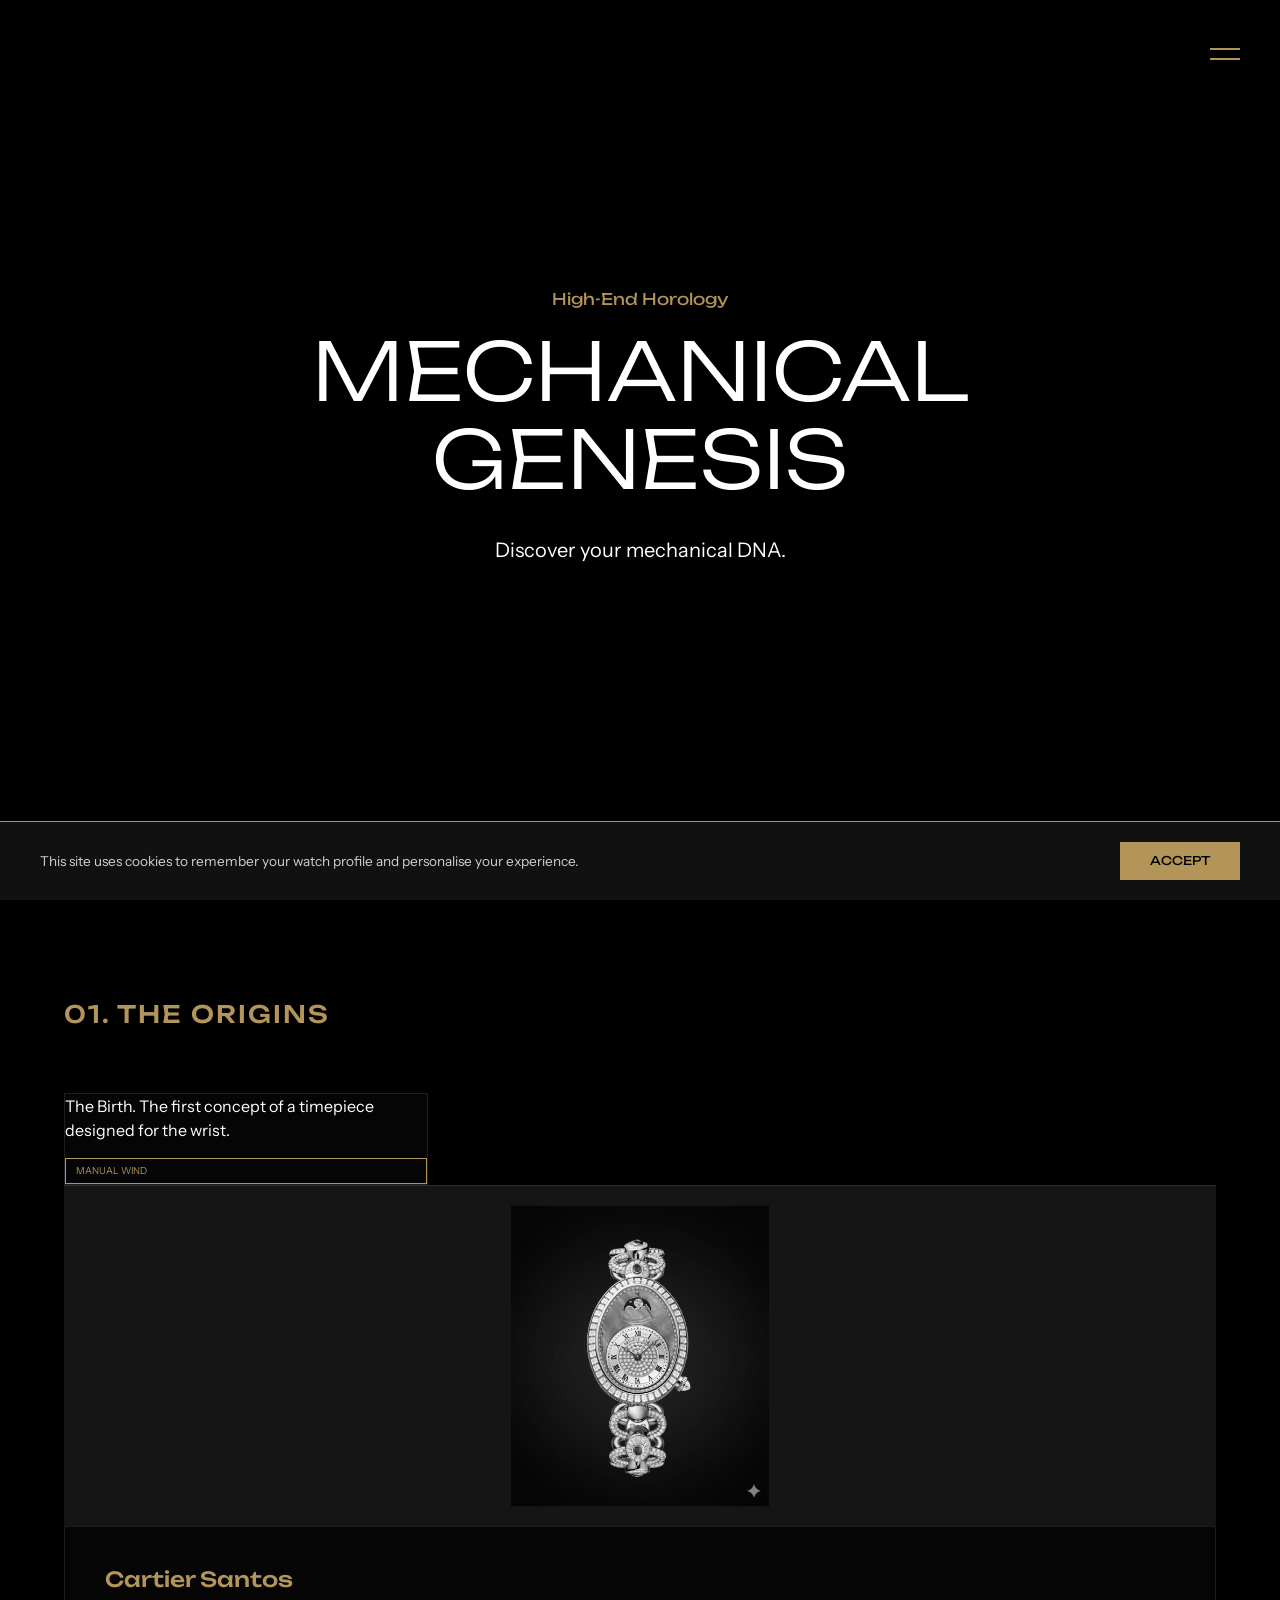
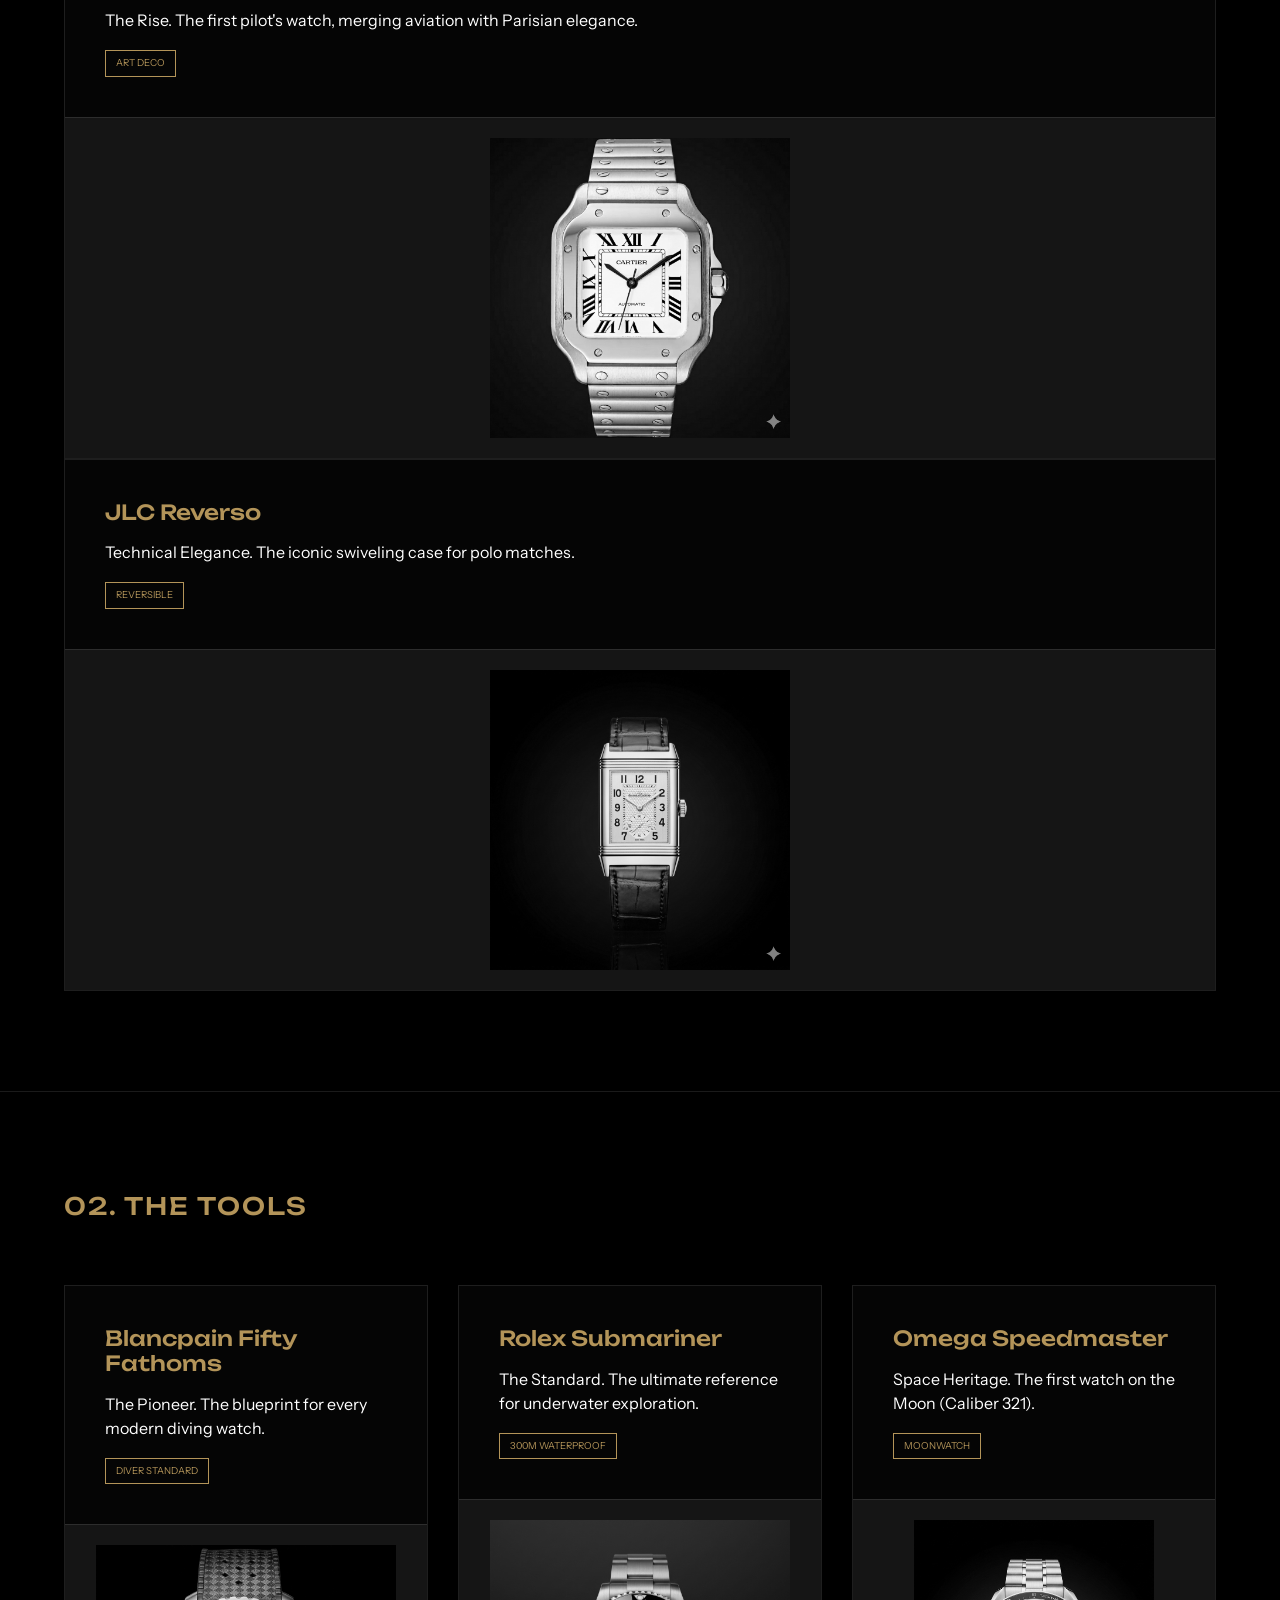
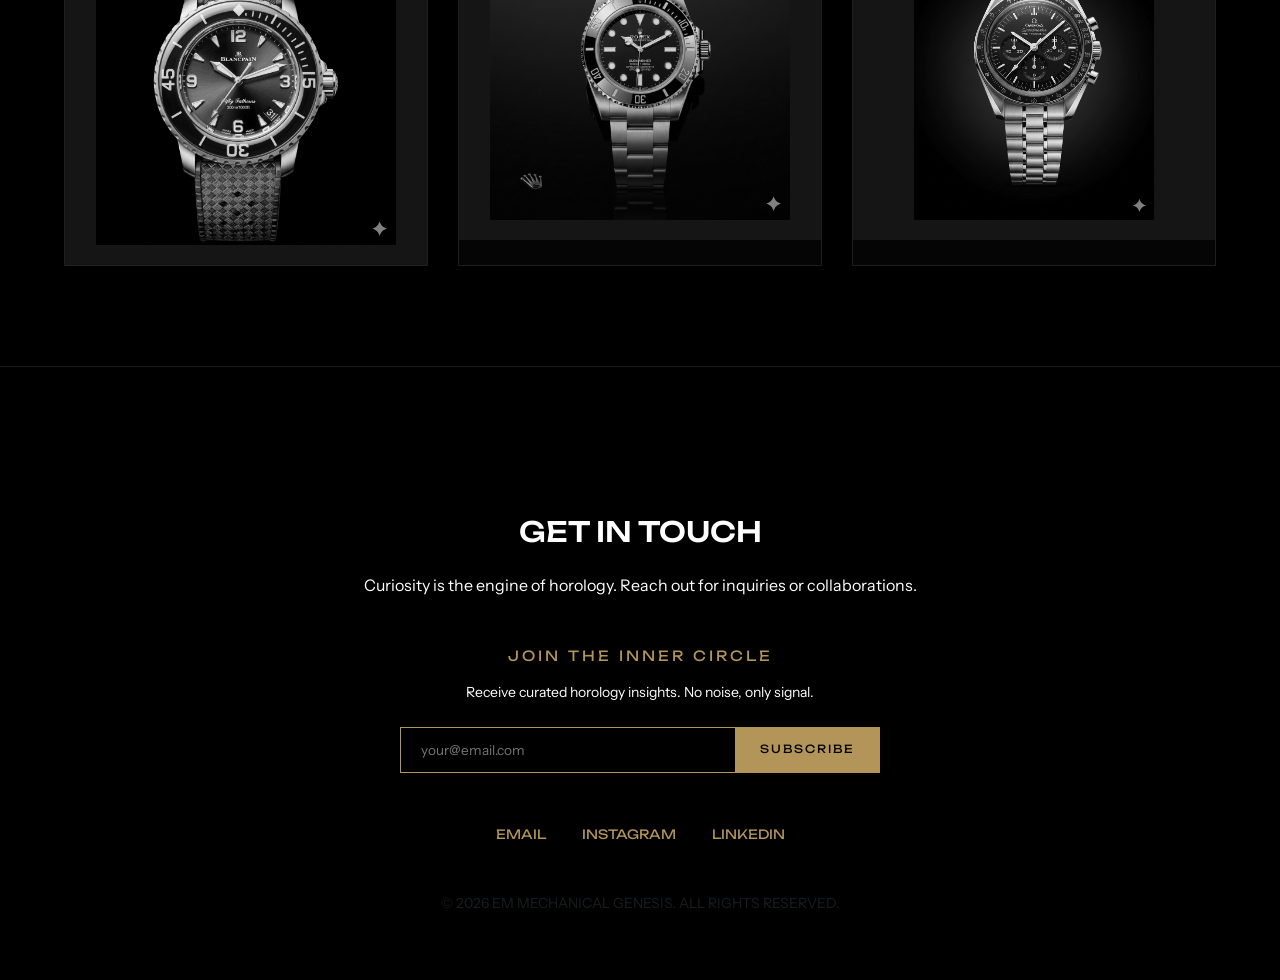
<file: index.html>
<!DOCTYPE html>
<html lang="it">
<head>
    <meta charset="UTF-8">
    <meta name="viewport" content="width=device-width, initial-scale=1.0">
    <title>EM | Mechanical Genesis</title>
    <link href="https://cdn.jsdelivr.net/npm/bootstrap@5.3.2/dist/css/bootstrap.min.css" rel="stylesheet">
    <link href="https://fonts.googleapis.com/css2?family=Unbounded:wght@400;700&family=Instrument+Sans:wght@400;600&display=swap" rel="stylesheet">
    <link rel="stylesheet" href="css/style.css">
</head>

<body class="bg-black text-white">

    <nav class="vault-nav">
        <div id="menu-icon" onclick="toggleMenu()">
            <div class="bar1"></div>
            <div class="bar2"></div>
        </div>
    </nav>

    <div id="menu-overlay" class="overlay">
        <div class="overlay-content font-unbounded">
            <a href="index.html" onclick="toggleMenu()">GENESIS</a>
            <a href="vault.html" onclick="toggleMenu()">THE VAULT</a>
            <a href="#contact" onclick="toggleMenu()">CONTACT</a>
        </div>
    </div>

    <main>
        <section class="hero-centered">
            <div class="container text-center">
                <span class="label text-gold font-unbounded">High-End Horology</span>
                <h1 id="hero-title" class="display-1 font-unbounded mt-3">MECHANICAL<br>GENESIS</h1>
                <p id="welcome-message" class="lead text-silver mx-auto mt-4" style="max-width: 700px;">
                    From the first wrist-worn caliber to the conquest of space. <br>
                    A curated selection of the pillars that defined timekeeping.
                </p>
                <div class="scroll-indicator mt-5 animate__animated animate__fadeInUp">
                    <div class="mouse"></div>
                </div>
            </div>
        </section>

        <section id="profile-box" style="display:none; border-bottom: 1px solid var(--border); padding: 40px 5%; align-items:center; justify-content:space-between; gap: 20px;">
            <div>
                <p class="text-gold font-unbounded small mb-1" style="letter-spacing:3px;">YOUR PROFILE</p>
                <h3 id="profile-box-name" class="font-unbounded text-white mb-0"></h3>
            </div>
            <a href="vault.html" class="btn font-unbounded small" style="border: 1px solid var(--gold); color: var(--gold); border-radius:0; padding: 12px 30px; letter-spacing:2px; font-size:0.75rem;">
                RETAKE THE TEST →
            </a>
        </section>

        <section id="origins" class="tech-section">
            <h2 class="category-title font-unbounded text-gold">01. The Origins</h2>
            <div class="watch-grid">
                <article id="card-breguet" class="watch-card">
                        <p>The Birth. The first concept of a timepiece designed for the wrist.</p>
                        <span class="tech-tag">Manual Wind</span>
                    </div>
                    <div class="watch-photo-area">
                        <img src="img/breguet.png" alt="Breguet">
                    </div>
                </article>
                <article id="card-santos" class="watch-card">
                    <div class="card-content">
                        <h3>Cartier Santos</h3>
                        <p>The Rise. The first pilot's watch, merging aviation with Parisian elegance.</p>
                        <span class="tech-tag">Art Deco</span>
                    </div>
                    <div class="watch-photo-area">
                        <img src="img/santos.png" alt="Cartier">
                    </div>
                </article>
                <article id="card-reverso" class="watch-card">
                    <div class="card-content">
                        <h3>JLC Reverso</h3>
                        <p>Technical Elegance. The iconic swiveling case for polo matches.</p>
                        <span class="tech-tag">Reversible</span>
                    </div>
                    <div class="watch-photo-area">
                        <img src="img/dress.png" alt="JLC">
                    </div>
                </article>
            </div>
        </section>

        <section id="tools" class="tech-section bg-dark-soft">
            <h2 class="category-title font-unbounded text-gold">02. The Tools</h2>
            <div class="watch-grid">
                <article id="card-fiftyf" class="watch-card">
                    <div class="card-content">
                        <h3>Blancpain Fifty Fathoms</h3>
                        <p>The Pioneer. The blueprint for every modern diving watch.</p>
                        <span class="tech-tag">Diver Standard</span>
                    </div>
                    <div class="watch-photo-area">
                        <img src="img/blancpain.png" alt="Blancpain">
                    </div>
                </article>
                <article id="card-submariner" class="watch-card">
                    <div class="card-content">
                        <h3>Rolex Submariner</h3>
                        <p>The Standard. The ultimate reference for underwater exploration.</p>
                        <span class="tech-tag">300m Waterproof</span>
                    </div>
                    <div class="watch-photo-area">
                        <img src="img/diver.png" alt="Rolex">
                    </div>
                </article>
                <article id="card-speedmaster" class="watch-card">
                    <div class="card-content">
                        <h3>Omega Speedmaster</h3>
                        <p>Space Heritage. The first watch on the Moon (Caliber 321).</p>
                        <span class="tech-tag">Moonwatch</span>
                    </div>
                    <div class="watch-photo-area">
                        <img src="img/omega.png" alt="Omega">
                    </div>
                </article>
            </div>
        </section>

        <footer id="contact" class="contact-section">
            <div class="container text-center">
                <div class="divider-gold mb-5 mx-auto"></div>
                <h3 class="font-unbounded text-white mb-4">GET IN TOUCH</h3>
                <p class="text-silver mb-5">Curiosity is the engine of horology. Reach out for inquiries or collaborations.</p>
                <div class="mb-5">
                    <p class="text-gold font-unbounded small mb-3" style="letter-spacing:3px;">JOIN THE INNER CIRCLE</p>
                    <p class="text-silver small mb-4">Receive curated horology insights. No noise, only signal.</p>
                    <div id="newsletter-form" style="display:flex; justify-content:center; gap:0; max-width:480px; margin:0 auto;">
                        <input 
                            id="newsletter-input"
                            type="email" 
                            placeholder="your@email.com" 
                            style="flex:1; background:transparent; border:1px solid var(--gold); border-right:none; padding:12px 20px; color:white; font-family:'Instrument Sans', sans-serif; font-size:0.85rem; outline:none;"
                        >
                        <button 
                            onclick="subscribeNewsletter()"
                            style="background:var(--gold); color:#000; border:none; padding:12px 25px; font-family:'Unbounded', sans-serif; font-size:0.7rem; letter-spacing:2px; cursor:pointer;">
                            SUBSCRIBE
                        </button>
                    </div>
                    <p id="newsletter-confirm" style="display:none; color:var(--gold); font-family:'Unbounded', sans-serif; font-size:0.75rem; letter-spacing:2px; margin-top:15px;">
                        ✓ YOU'RE ON THE LIST.
                    </p>
                </div>

                <div class="contact-links font-unbounded">
                    <a href="mailto:your-email@example.com" class="mx-3">EMAIL</a>
                    <a href="https://instagram.com/em.mechanicalgenesis" class="mx-3">INSTAGRAM</a>
                    <a href="#" class="mx-3">LINKEDIN</a>
                </div>
                <p class="mt-5 text-muted small">© 2026 EM MECHANICAL GENESIS. ALL RIGHTS RESERVED.</p>
            </div>
        </footer>
    </main>

    <div id="cookie-banner" style="display:none; position:fixed; bottom:0; left:0; width:100%; background:#111; border-top:1px solid #b39459; padding:20px 40px; z-index:99999; align-items:center; justify-content:space-between; gap:20px;">
        <p style="margin:0; color:#d1d1d1; font-size:0.85rem; font-family:'Instrument Sans', sans-serif;">
            This site uses cookies to remember your watch profile and personalise your experience.
        </p>
        <button onclick="acceptCookies()" style="background:#b39459; color:#000; border:none; padding:10px 30px; font-family:'Unbounded', sans-serif; font-size:0.75rem; cursor:pointer; white-space:nowrap;">
            ACCEPT
        </button>
    </div>

    <script src="https://cdn.jsdelivr.net/npm/bootstrap@5.3.2/dist/js/bootstrap.bundle.min.js"></script>
    <script src="./js/script.js"></script>

    <script>
        function toggleMenu() {
            const menuIcon = document.getElementById("menu-icon");
            const overlay = document.getElementById("menu-overlay");
            if (overlay.style.width === "100%") {
                overlay.style.width = "0%";
            } else {
                overlay.style.width = "100%";
            }
        }
    </script>
</body>
</html>
</file>
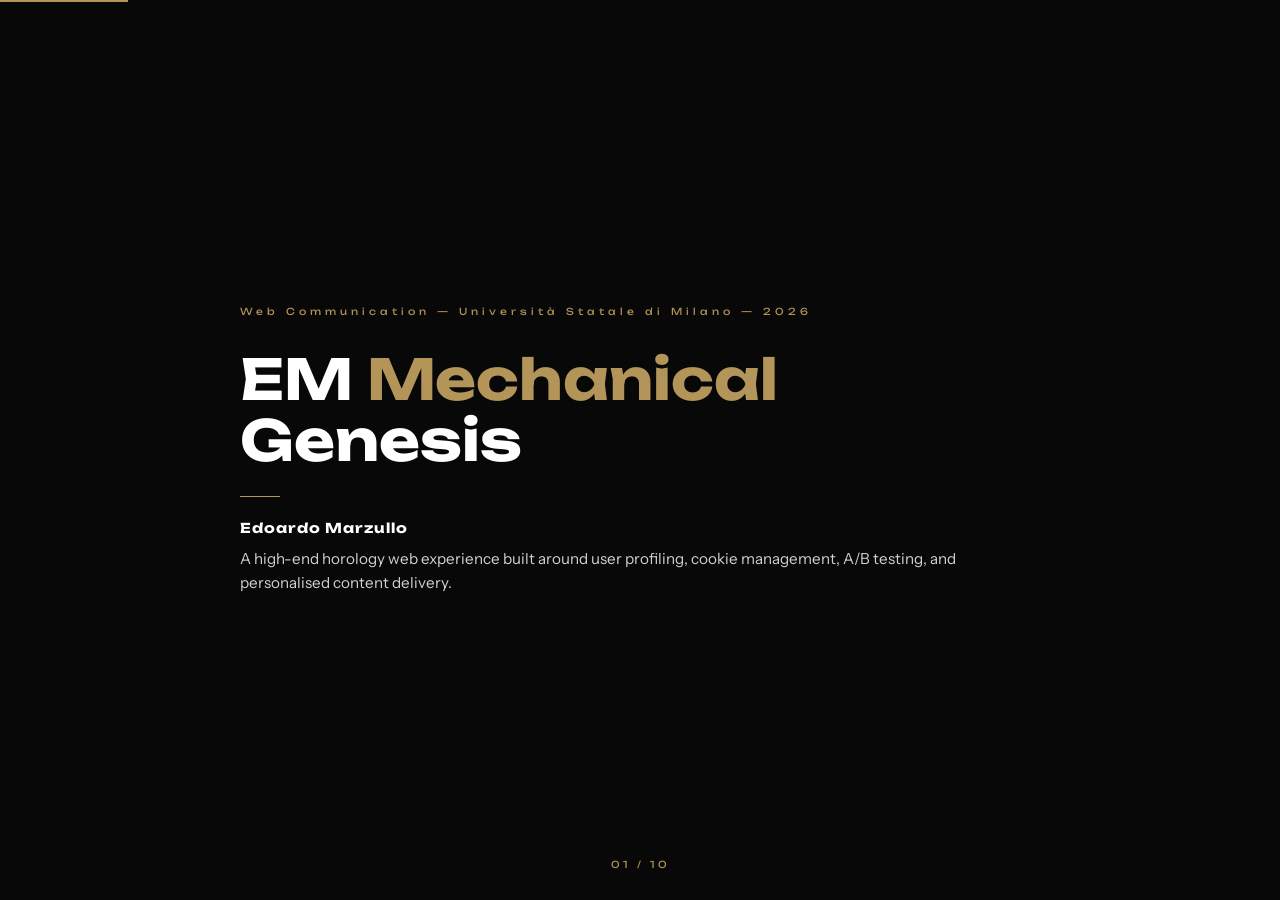
<file: presentation/index.html>
<!DOCTYPE html>
<html lang="en">
<head>
    <meta charset="UTF-8">
    <meta name="viewport" content="width=device-width, initial-scale=1.0">
    <title>EM Mechanical Genesis — Presentation</title>
    <link href="https://fonts.googleapis.com/css2?family=Unbounded:wght@400;700&family=Instrument+Sans:wght@400;600&display=swap" rel="stylesheet">
    <style>
        :root {
            --black: #080808;
            --white: #ffffff;
            --gold: #b39459;
            --silver: #d1d1d1;
            --border: rgba(255,255,255,0.1);
        }

        * { margin: 0; padding: 0; box-sizing: border-box; }

        html, body {
            height: 100%;
            overflow: hidden;
        }

        body {
            background: var(--black);
            color: var(--white);
            font-family: 'Instrument Sans', sans-serif;
        }

        .slide {
            position: absolute;
            inset: 0;
            display: flex;
            flex-direction: column;
            justify-content: center;
            padding: 8vh 10vw;
            opacity: 0;
            pointer-events: none;
            transition: opacity 0.5s ease;
            overflow-y: auto;
        }

        .slide.active {
            opacity: 1;
            pointer-events: all;
        }

        .slide-inner {
            max-width: 800px;
            margin: 0 auto;
            width: 100%;
        }

        /* COVER */
        .course-label {
            font-family: 'Unbounded', sans-serif;
            font-size: 0.6rem;
            letter-spacing: 4px;
            color: var(--gold);
            margin-bottom: 32px;
            display: block;
        }

        .cover h1 {
            font-family: 'Unbounded', sans-serif;
            font-size: clamp(2rem, 5.5vw, 3.5rem);
            line-height: 1.1;
            margin-bottom: 24px;
        }

        .cover h1 span { color: var(--gold); }

        .cover-meta {
            color: var(--silver);
            font-size: 0.95rem;
            line-height: 1.6;
        }

        .cover-meta strong {
            color: var(--white);
            display: block;
            margin-bottom: 8px;
            font-family: 'Unbounded', sans-serif;
            font-size: 0.85rem;
            letter-spacing: 1px;
        }

        /* SECTION HEADERS */
        .section-label {
            font-family: 'Unbounded', sans-serif;
            font-size: 0.6rem;
            letter-spacing: 4px;
            color: var(--gold);
            margin-bottom: 16px;
            display: block;
        }

        h2 {
            font-family: 'Unbounded', sans-serif;
            font-size: clamp(1.4rem, 3.2vw, 2.2rem);
            margin-bottom: 24px;
            line-height: 1.2;
        }

        h3 {
            font-family: 'Unbounded', sans-serif;
            font-size: 0.8rem;
            color: var(--gold);
            margin-bottom: 8px;
            margin-top: 24px;
            letter-spacing: 1px;
        }

        p {
            color: var(--silver);
            font-size: 0.92rem;
            margin-bottom: 14px;
            line-height: 1.65;
        }

        p strong { color: var(--white); }

        .divider {
            width: 40px;
            height: 1px;
            background: var(--gold);
            margin: 20px 0;
        }

        /* TABLE */
        table {
            width: 100%;
            border-collapse: collapse;
            margin-top: 16px;
            font-size: 0.85rem;
        }

        th {
            font-family: 'Unbounded', sans-serif;
            font-size: 0.55rem;
            letter-spacing: 3px;
            color: var(--gold);
            text-align: left;
            padding: 8px 14px;
            border-bottom: 1px solid var(--gold);
        }

        td {
            padding: 10px 14px;
            color: var(--silver);
            border-bottom: 1px solid var(--border);
            vertical-align: top;
            font-size: 0.82rem;
        }

        td:first-child {
            color: var(--white);
            font-family: 'Courier New', monospace;
            font-size: 0.75rem;
            white-space: nowrap;
        }

        /* CODE */
        .code {
            background: rgba(255,255,255,0.03);
            border-left: 2px solid var(--gold);
            padding: 16px 20px;
            font-family: 'Courier New', monospace;
            font-size: 0.78rem;
            color: var(--silver);
            line-height: 1.7;
            margin: 16px 0;
        }

        .code .kw { color: var(--gold); }
        .code .cm { color: #444; font-style: italic; }

        /* JOURNEY */
        .journey-step {
            display: flex;
            gap: 20px;
            align-items: flex-start;
            margin-bottom: 16px;
        }

        .step-num {
            font-family: 'Unbounded', sans-serif;
            font-size: 0.6rem;
            color: var(--gold);
            border: 1px solid var(--gold);
            min-width: 32px;
            height: 32px;
            display: flex;
            align-items: center;
            justify-content: center;
            flex-shrink: 0;
        }

        .step-content h4 {
            font-family: 'Unbounded', sans-serif;
            font-size: 0.68rem;
            color: var(--white);
            margin-bottom: 4px;
            letter-spacing: 1px;
        }

        .step-content p {
            margin: 0;
            font-size: 0.85rem;
        }

        /* NAV UI */
        .nav {
            position: fixed;
            bottom: 30px;
            left: 50%;
            transform: translateX(-50%);
            display: flex;
            align-items: center;
            gap: 24px;
            z-index: 100;
        }

        .nav button {
            background: transparent;
            border: 1px solid var(--gold);
            color: var(--gold);
            font-family: 'Unbounded', sans-serif;
            font-size: 0.6rem;
            letter-spacing: 3px;
            padding: 8px 20px;
            cursor: pointer;
            transition: 0.3s;
        }

        .nav button:hover {
            background: var(--gold);
            color: var(--black);
        }

        .slide-counter {
            font-family: 'Unbounded', sans-serif;
            font-size: 0.6rem;
            color: var(--gold);
            letter-spacing: 3px;
        }

        .progress {
            position: fixed;
            top: 0;
            left: 0;
            height: 2px;
            background: var(--gold);
            transition: width 0.4s ease;
            z-index: 100;
        }
    </style>
</head>
<body>

<div class="progress" id="progress"></div>

<!-- SLIDE 0 — COVER -->
<div class="slide active">
    <div class="slide-inner cover">
        <span class="course-label">Web Communication — Università Statale di Milano — 2026</span>
        <h1>EM <span>Mechanical</span><br>Genesis</h1>
        <div class="divider"></div>
        <div class="cover-meta">
            <strong>Edoardo Marzullo</strong>
            A high-end horology web experience built around user profiling, cookie management, A/B testing, and personalised content delivery.
        </div>
    </div>
</div>

<!-- SLIDE 1 — THE PROJECT -->
<div class="slide">
    <div class="slide-inner">
        <span class="section-label">01 — The Project</span>
        <h2>What is Mechanical Genesis?</h2>
        <p>Mechanical Genesis is a two-page website dedicated to the history of high-end mechanical watchmaking. The site presents six landmark watches — from the Breguet n.2639 to the Omega Speedmaster — as editorial content.</p>
        <p>Beyond the editorial layer, the site implements a complete user profiling system: visitors take an interactive quiz called the <strong>Mechanical DNA Test</strong>, which assigns them one of three archetypes. This profile is then used to personalise every aspect of the experience on return visits.</p>
        <h3>Technologies Used</h3>
        <p><strong>HTML5</strong> for semantic structure — <strong>CSS3</strong> with Grid and custom properties for layout and theming — <strong>Vanilla JavaScript</strong> with no external libraries for all logic — <strong>Bootstrap 5</strong> for responsive utilities — <strong>Google Fonts</strong> (Unbounded + Instrument Sans) for typography.</p>
    </div>
</div>

<!-- SLIDE 2 — SITE STRUCTURE -->
<div class="slide">
    <div class="slide-inner">
        <span class="section-label">02 — Structure</span>
        <h2>Site Architecture</h2>
        <p>The project is composed of two HTML pages, one shared CSS file, and one JavaScript file. Both pages link to the same external assets, ensuring visual and behavioural consistency.</p>
        <h3>index.html — The Homepage</h3>
        <p>The main editorial page. It presents the watch collection across two sections (The Origins and The Tools), contains the hero section with the A/B-tested title, the personalised welcome message, the profile box for returning users, recommended watch cards, the newsletter form, and the footer.</p>
        <h3>vault.html — The Vault</h3>
        <p>Hosts the Mechanical DNA Test. Five questions, three choices each. At the end, the user receives their archetype (The Technician, The Explorer, or The Purist) with a matching watch and description. The result is saved in a cookie.</p>
    </div>
</div>

<!-- SLIDE 3 — USER PROFILING -->
<div class="slide">
    <div class="slide-inner">
        <span class="section-label">03 — Profiling</span>
        <h2>User Profiling</h2>
        <p>The quiz assigns each visitor one of three profiles based on their answers. Each profile corresponds to a watch archetype and drives all personalisation on the site.</p>
        <h3>The Technician — Pilot</h3>
        <p>Drawn to engineering precision, high-beat chronographs, and titanium cases. Matched to the Zenith El Primero. Recommended cards: Omega Speedmaster and Cartier Santos.</p>
        <h3>The Explorer — Diver</h3>
        <p>Values tool-watch reliability and adventure. Matched to the Rolex Submariner. Recommended cards: Submariner and Blancpain Fifty Fathoms.</p>
        <h3>The Purist — Dress</h3>
        <p>Seeks timeless elegance and restraint. Matched to the JLC Reverso. Recommended cards: Reverso and Breguet n.2639.</p>
    </div>
</div>

<!-- SLIDE 4 — QUIZ LOGIC -->
<div class="slide">
    <div class="slide-inner">
        <span class="section-label">03 — Profiling</span>
        <h2>Quiz Logic</h2>
        <p>Each answer increments a score counter for one of the three types. At the end, <strong>getWinner()</strong> finds the highest score using a simple <strong>for...in loop</strong> — a deliberate choice over Array.reduce() to keep the logic readable and proportionate to the task.</p>
        <div class="code">
<span class="kw">function</span> getWinner() {<br>
&nbsp;&nbsp;<span class="kw">let</span> winner = <span class="kw">"Pilot"</span>;<br>
&nbsp;&nbsp;<span class="kw">for</span> (<span class="kw">let</span> type <span class="kw">in</span> scores) {<br>
&nbsp;&nbsp;&nbsp;&nbsp;<span class="kw">if</span> (scores[type] > scores[winner]) winner = type;<br>
&nbsp;&nbsp;}<br>
&nbsp;&nbsp;<span class="kw">return</span> winner;<br>
}
        </div>
        <p>Data is separated from logic: <strong>questions</strong> and <strong>profiles</strong> are stored in dedicated objects, completely independent from the functions that render and process them.</p>
    </div>
</div>

<!-- SLIDE 5 — COOKIES & GDPR -->
<div class="slide">
    <div class="slide-inner">
        <span class="section-label">04 — Cookies & GDPR</span>
        <h2>Cookie Management</h2>
        <p>The site uses five cookies. All profiling cookies are gated behind explicit GDPR consent — without <strong>cookieConsent=true</strong>, no data is written.</p>
        <table>
            <thead>
                <tr><th>Cookie</th><th>Purpose</th><th>Duration</th></tr>
            </thead>
            <tbody>
                <tr><td>cookieConsent</td><td>GDPR compliance gate</td><td>365 days</td></tr>
                <tr><td>watchProfile</td><td>Stores quiz result for personalisation</td><td>30 days</td></tr>
                <tr><td>visitCount</td><td>Tracks visits for progressive profiling</td><td>365 days</td></tr>
                <tr><td>abTest</td><td>Assigns A/B version for consistency</td><td>30 days</td></tr>
                <tr><td>newsletter</td><td>Prevents repeat subscription prompts</td><td>365 days</td></tr>
            </tbody>
        </table>
        <p style="margin-top:16px;">The GDPR (General Data Protection Regulation) requires websites to request explicit user consent before storing profiling data. The banner appears on first visit and disappears once accepted.</p>
    </div>
</div>

<!-- SLIDE 6 — A/B TESTING -->
<div class="slide">
    <div class="slide-inner">
        <span class="section-label">05 — A/B Testing</span>
        <h2>A/B Testing</h2>
        <p>A/B testing shows two different versions of the same page to distinct groups of users, to compare which performs better.</p>
        <h3>Version A — "Mechanical Genesis"</h3>
        <p>The original title. Communicates heritage and editorial authority.</p>
        <h3>Version B — "Discover Your DNA"</h3>
        <p>Action-oriented alternative. Creates curiosity and invites interaction with the quiz.</p>
        <p>On the first visit, <strong>assignABVersion()</strong> uses Math.random() to assign A or B with 50/50 probability. The result is saved in the <strong>abTest</strong> cookie so the user always sees the same version — essential for reliable data collection.</p>
        <div class="code">
<span class="cm">// Assigned once, persisted for consistency</span><br>
<span class="kw">const</span> version = Math.random() &lt; 0.5 ? <span class="kw">"A"</span> : <span class="kw">"B"</span>;
        </div>
    </div>
</div>

<!-- SLIDE 7 — CUSTOMER JOURNEY -->
<div class="slide">
    <div class="slide-inner">
        <span class="section-label">06 — Strategy</span>
        <h2>Customer Journey</h2>
        <p>A complete five-phase journey, from first contact to long-term retention.</p>
        <div style="margin-top: 20px;">
            <div class="journey-step">
                <div class="step-num">01</div>
                <div class="step-content">
                    <h4>ARRIVE</h4>
                    <p>GDPR banner appears. Welcome message is neutral. A/B version assigned and saved.</p>
                </div>
            </div>
            <div class="journey-step">
                <div class="step-num">02</div>
                <div class="step-content">
                    <h4>PROFILE</h4>
                    <p>User takes the Mechanical DNA Test on The Vault. Result saved in watchProfile.</p>
                </div>
            </div>
            <div class="journey-step">
                <div class="step-num">03</div>
                <div class="step-content">
                    <h4>RETURN</h4>
                    <p>Profile box appears, recommended cards highlighted, message personalised.</p>
                </div>
            </div>
            <div class="journey-step">
                <div class="step-num">04</div>
                <div class="step-content">
                    <h4>DEEPEN</h4>
                    <p>Progressive profiling from visit 3 onward via visitCount.</p>
                </div>
            </div>
            <div class="journey-step">
                <div class="step-num">05</div>
                <div class="step-content">
                    <h4>RETAIN</h4>
                    <p>Newsletter form collects contact with personalised confirmation.</p>
                </div>
            </div>
        </div>
    </div>
</div>

<!-- SLIDE 8 — DYNAMIC CONTENT -->
<div class="slide">
    <div class="slide-inner">
        <span class="section-label">07 — Personalisation</span>
        <h2>Dynamic Content</h2>
        <p>Three layers of personalisation activate on the homepage for returning users.</p>
        <h3>Welcome Message</h3>
        <p>Changes based on profile and visit count. First visit: neutral. Second: recognition. Third onward: profile-specific.</p>
        <h3>Recommended Cards</h3>
        <p>Two watch cards highlighted with a gold border and a "★ Recommended for you" tag, based on the stored profile.</p>
        <h3>Your Profile Box</h3>
        <p>A persistent section showing the user's archetype and a link to retake the quiz — closing the loop.</p>
    </div>
</div>

<!-- SLIDE 9 — CONCLUSIONS -->
<div class="slide">
    <div class="slide-inner">
        <span class="section-label">08 — Conclusions</span>
        <h2>What This Project Demonstrates</h2>
        <p>Mechanical Genesis demonstrates that user profiling, GDPR compliance, A/B testing, and personalised content delivery can be implemented entirely in client-side JavaScript — no backend, no frameworks, no external libraries beyond Bootstrap for layout utilities.</p>
        <p>Every technical choice was deliberate: the for...in loop over reduce(), the separation of data from logic, the progressive approach to personalisation. The result is a site that behaves differently for every user, built on five cookies and a clear understanding of the customer journey.</p>
        <div class="divider"></div>
        <p><strong>GitHub:</strong> em-mechanical-genesis<br>
        <strong>Instagram:</strong> @em.mechanicalgenesis</p>
    </div>
</div>

<!-- NAVIGATION -->
<div class="nav">
    <span class="slide-counter" id="counter">01 / 10</span>
</div>

<script>
    const slides = document.querySelectorAll('.slide');
    const total = slides.length;
    let current = 0;

    function goTo(n) {
        slides[current].classList.remove('active');
        current = (n + total) % total;
        slides[current].classList.add('active');
        document.getElementById('counter').innerText = String(current + 1).padStart(2, '0') + ' / ' + String(total).padStart(2, '0');
        document.getElementById('progress').style.width = ((current + 1) / total * 100) + '%';
    }

    function nextSlide() { goTo(current + 1); }
    function prevSlide() { goTo(current - 1); }

    document.addEventListener('keydown', function(e) {
        if (e.key === 'ArrowRight' || e.key === 'ArrowDown' || e.key === 'PageDown') {
            e.preventDefault();
            nextSlide();
        }
        if (e.key === 'ArrowLeft' || e.key === 'ArrowUp' || e.key === 'PageUp') {
            e.preventDefault();
            prevSlide();
        }
    });

    document.getElementById('progress').style.width = (1 / total * 100) + '%';
</script>

</body>
</html>
</file>
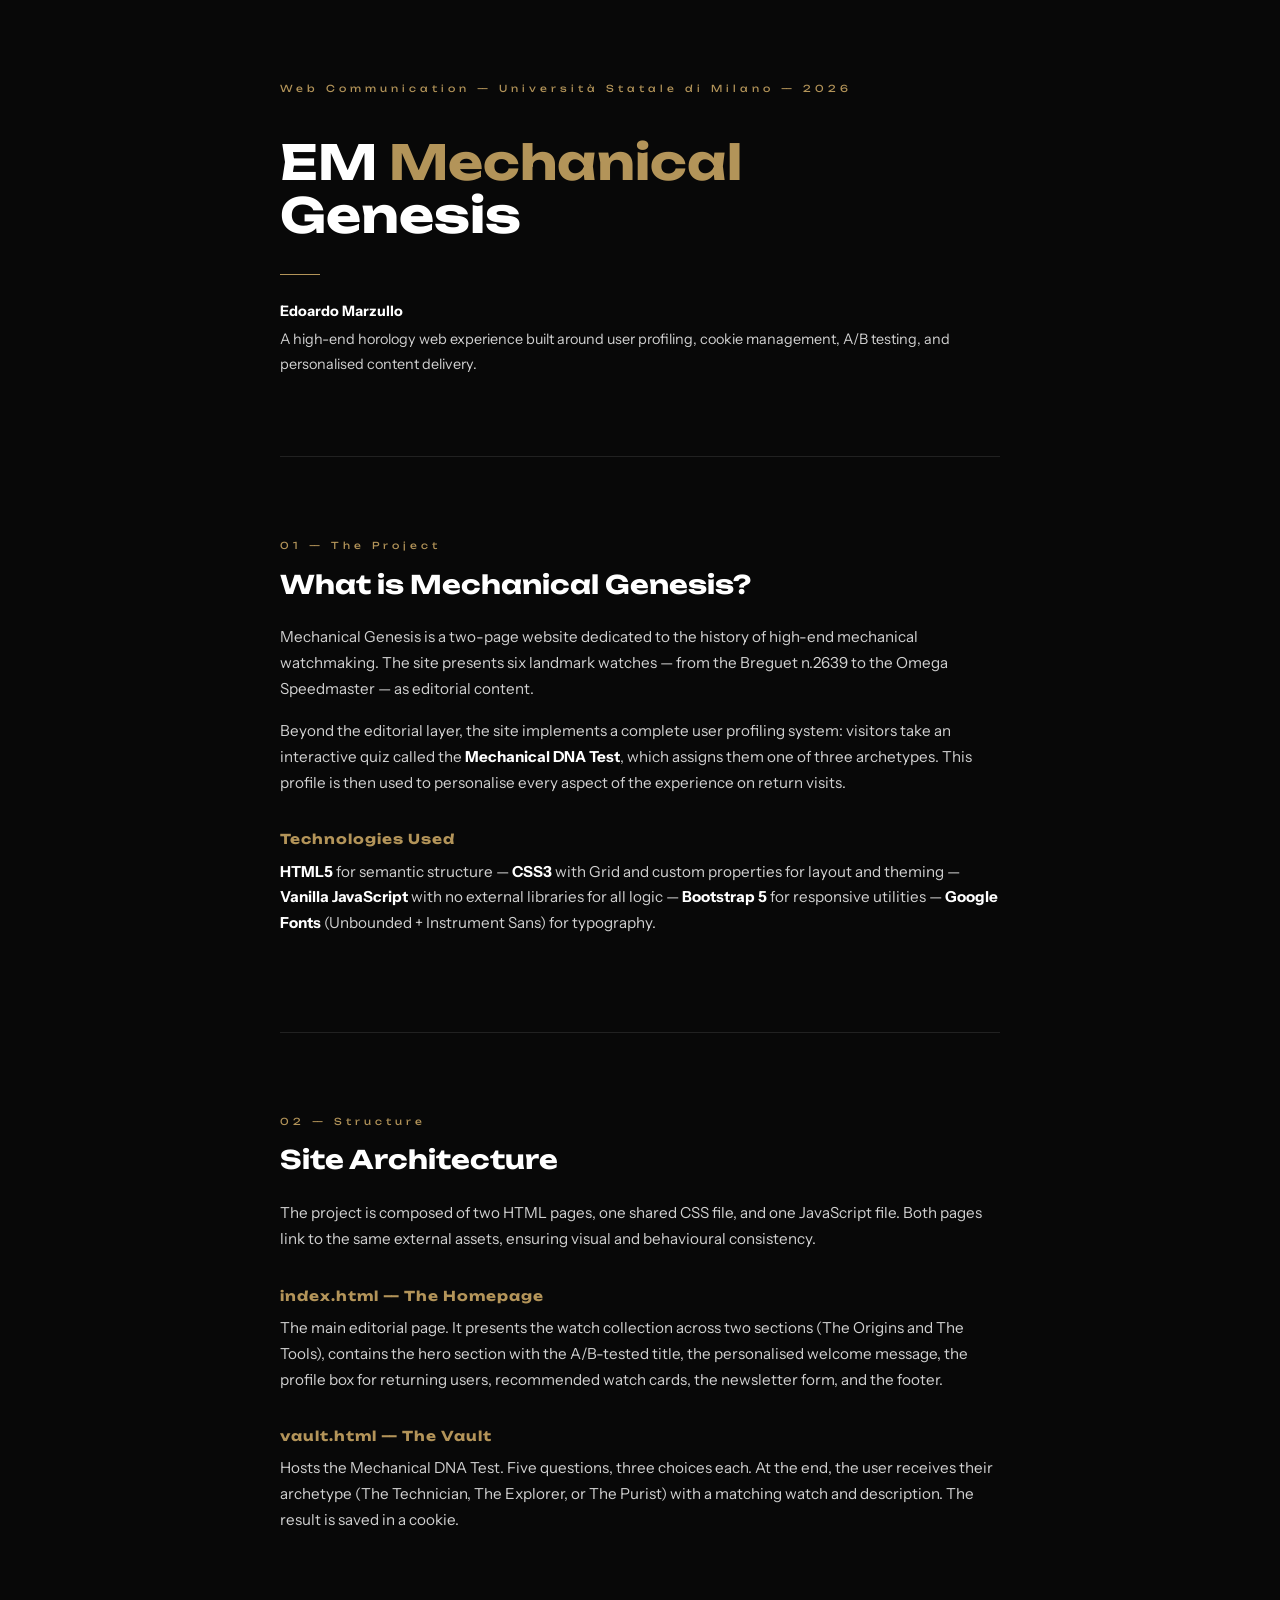
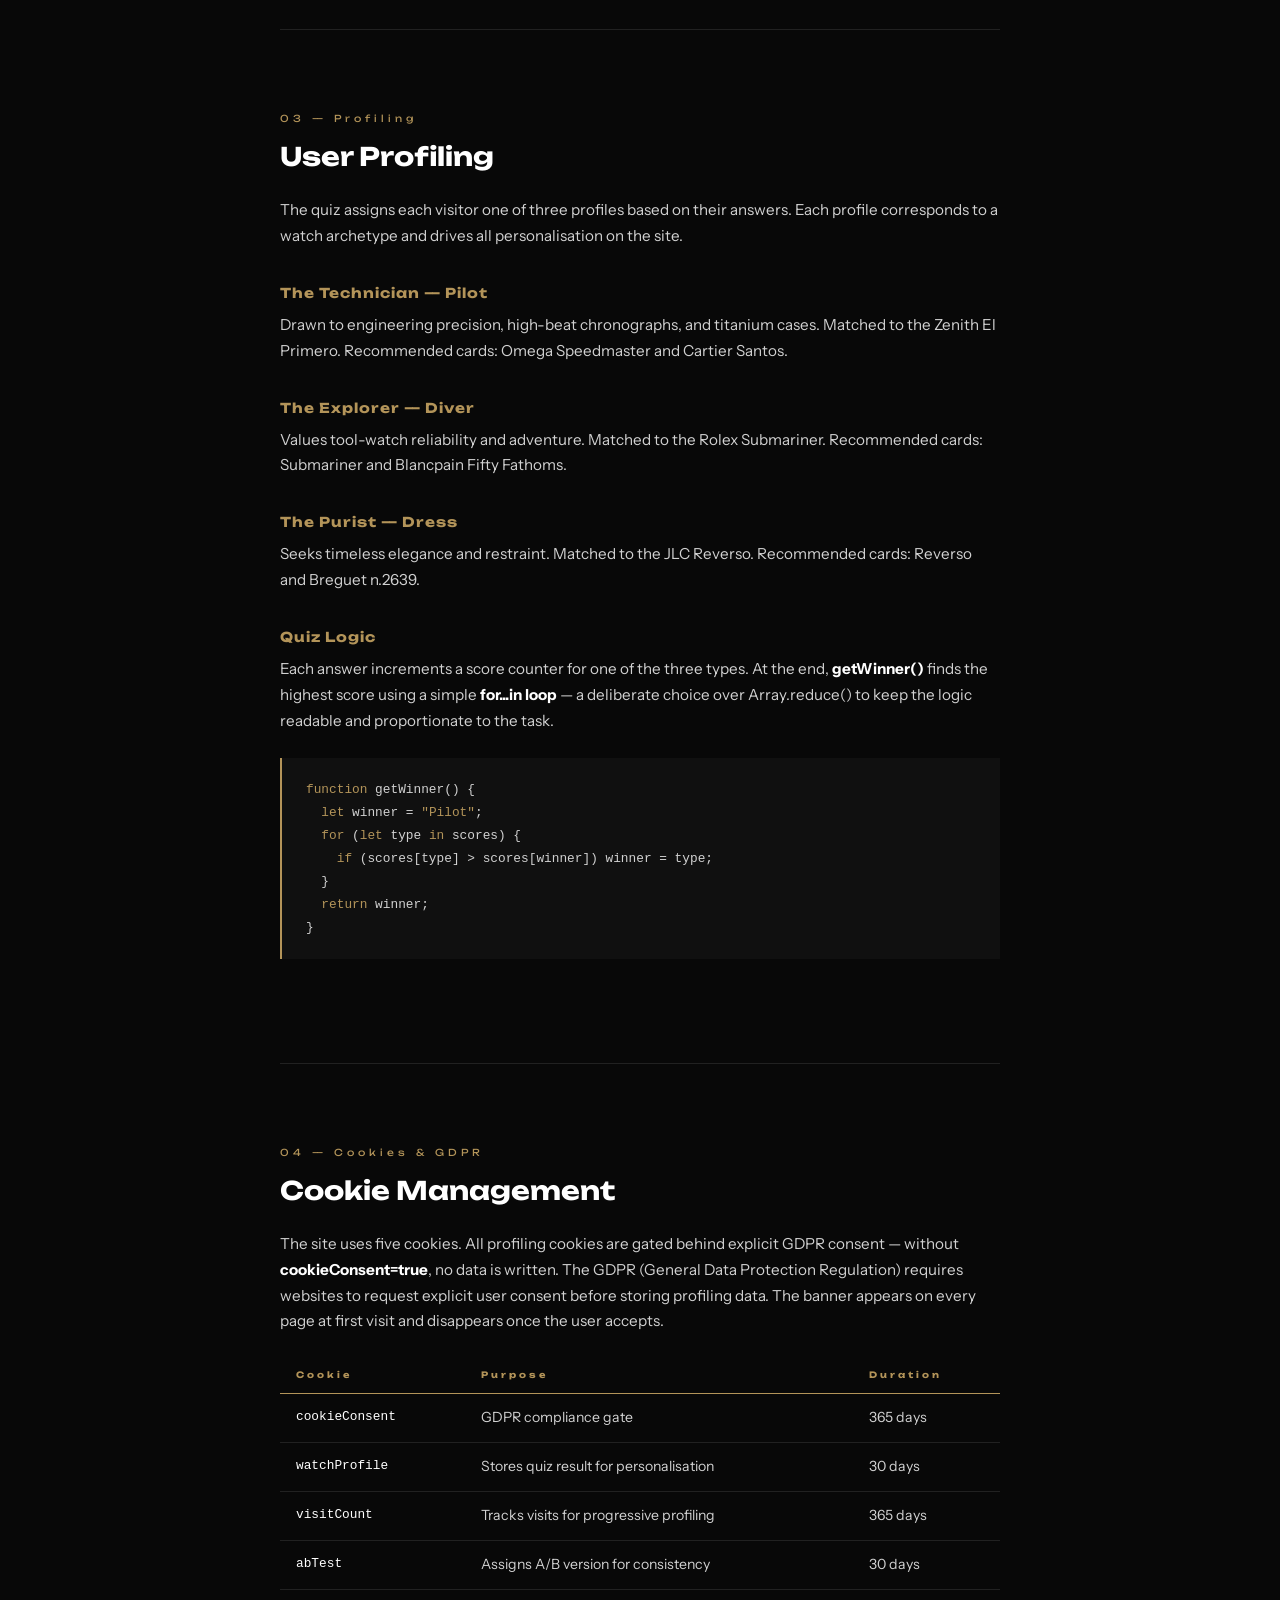
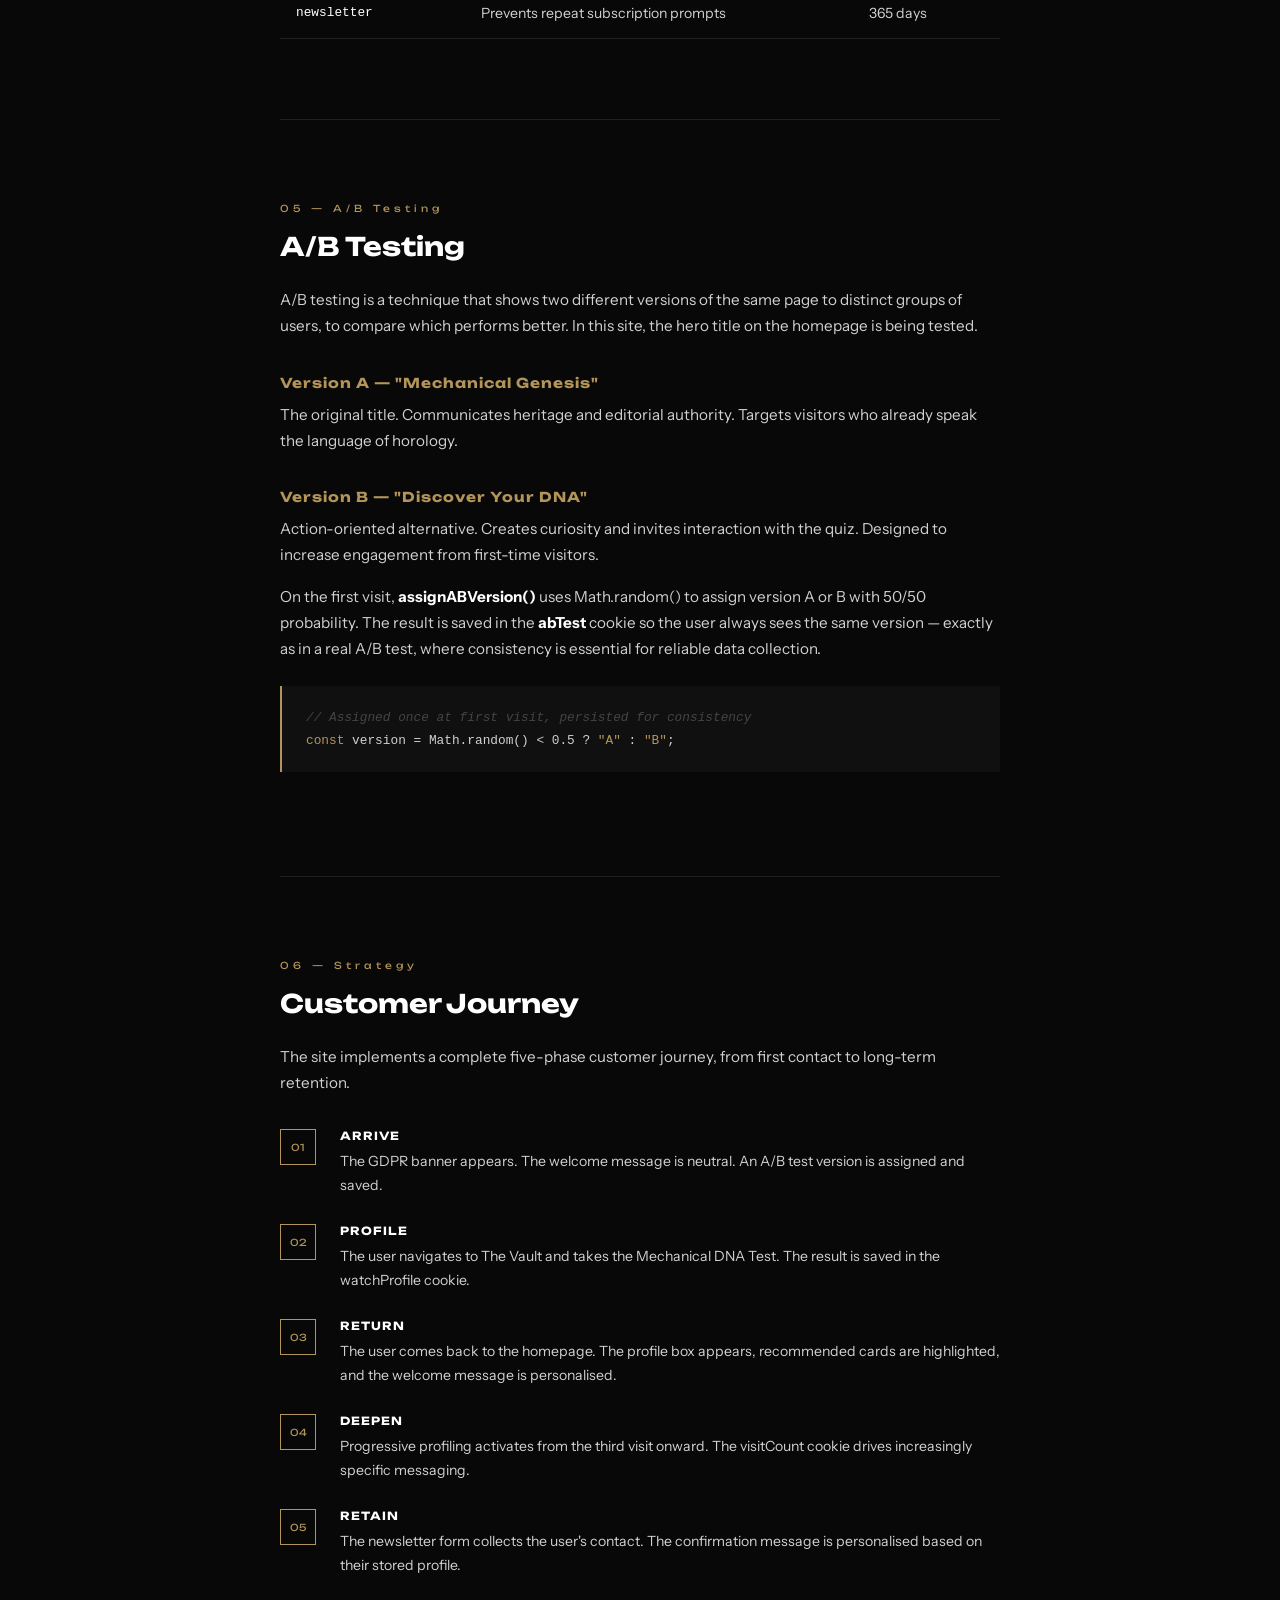
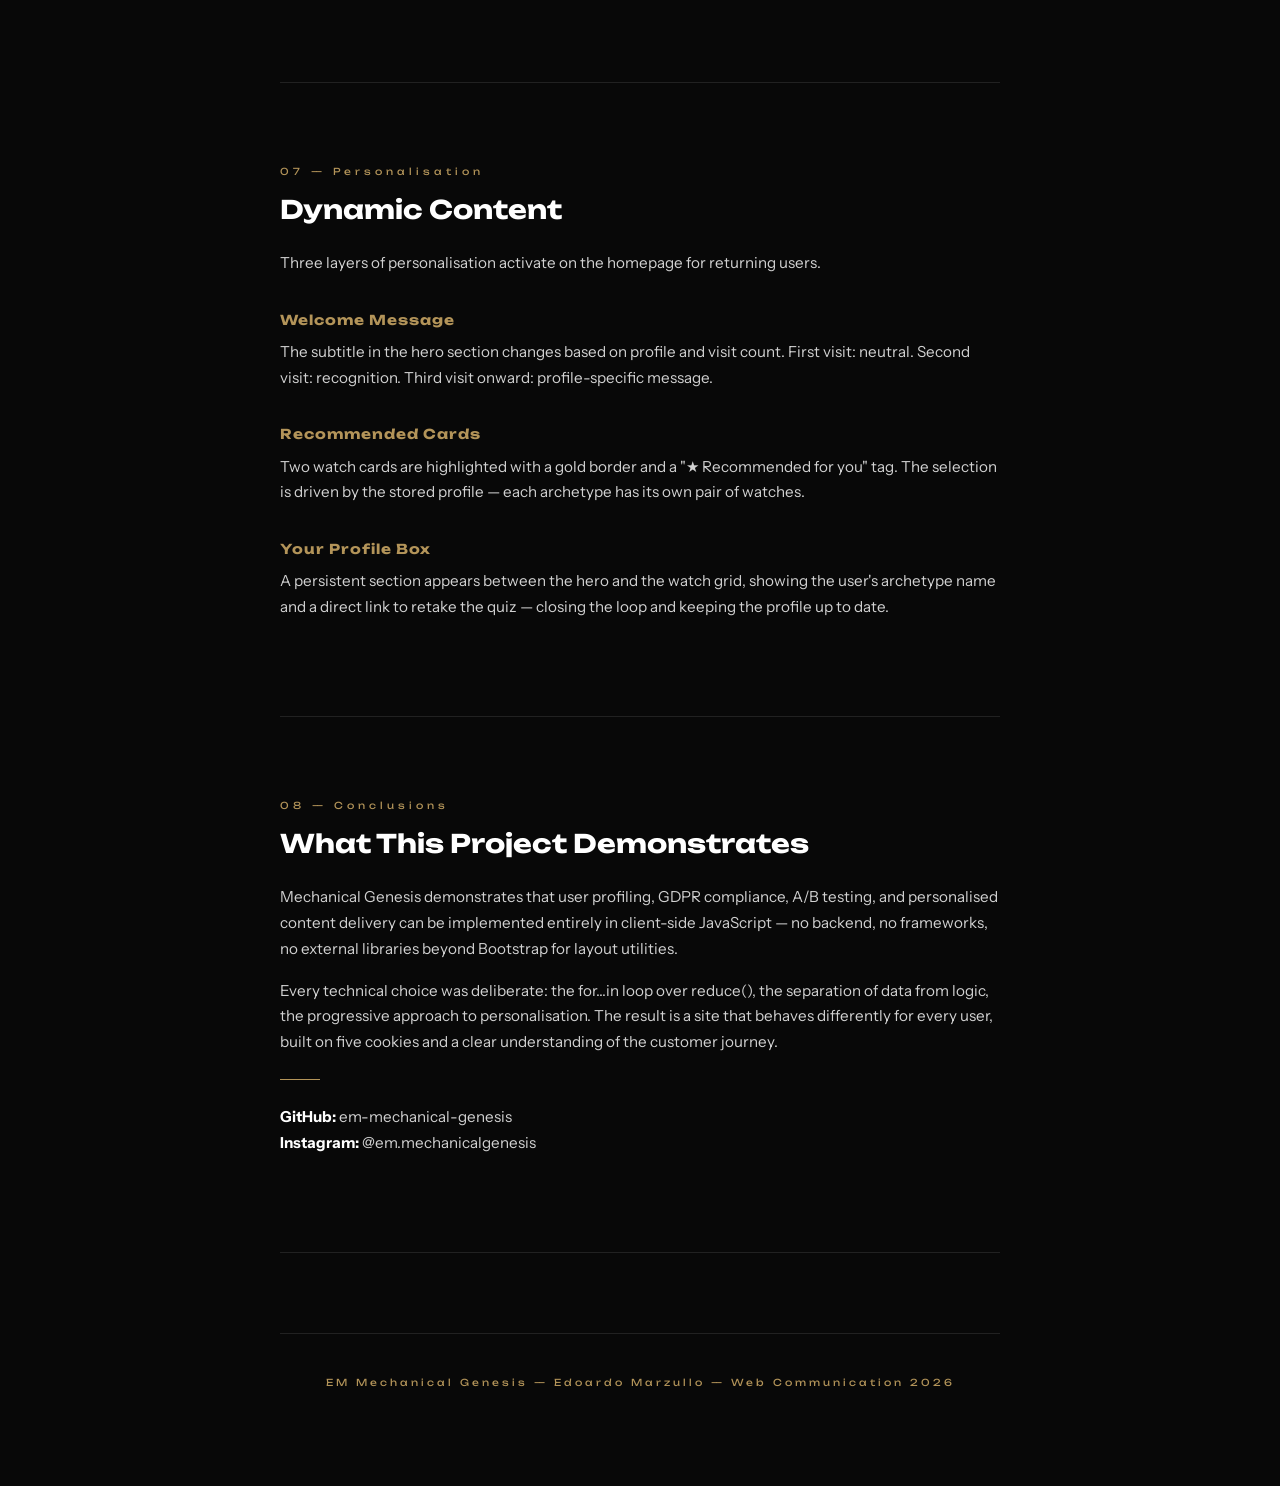
<file: presentation/presentation.html>
<!DOCTYPE html>
<html lang="en">
<head>
    <meta charset="UTF-8">
    <meta name="viewport" content="width=device-width, initial-scale=1.0">
    <title>EM Mechanical Genesis — Presentation</title>
    <link href="https://fonts.googleapis.com/css2?family=Unbounded:wght@400;700&family=Instrument+Sans:wght@400;600&display=swap" rel="stylesheet">
    <style>
        :root {
            --black: #080808;
            --white: #ffffff;
            --gold: #b39459;
            --silver: #d1d1d1;
            --border: rgba(255,255,255,0.1);
        }

        * { margin: 0; padding: 0; box-sizing: border-box; }

        body {
            background: var(--black);
            color: var(--white);
            font-family: 'Instrument Sans', sans-serif;
            max-width: 800px;
            margin: 0 auto;
            padding: 80px 40px;
            line-height: 1.7;
        }

        /* HEADER */
        .cover {
            border-bottom: 1px solid var(--border);
            padding-bottom: 80px;
            margin-bottom: 80px;
        }

        .course-label {
            font-family: 'Unbounded', sans-serif;
            font-size: 0.6rem;
            letter-spacing: 4px;
            color: var(--gold);
            margin-bottom: 40px;
            display: block;
        }

        .cover h1 {
            font-family: 'Unbounded', sans-serif;
            font-size: 3rem;
            line-height: 1.1;
            margin-bottom: 32px;
        }

        .cover h1 span { color: var(--gold); }

        .cover-meta {
            color: var(--silver);
            font-size: 0.9rem;
        }

        .cover-meta strong {
            color: var(--white);
            display: block;
            margin-bottom: 4px;
        }

        /* SECTIONS */
        section {
            margin-bottom: 80px;
            border-bottom: 1px solid var(--border);
            padding-bottom: 80px;
        }

        section:last-child {
            border-bottom: none;
        }

        .section-label {
            font-family: 'Unbounded', sans-serif;
            font-size: 0.6rem;
            letter-spacing: 4px;
            color: var(--gold);
            margin-bottom: 16px;
            display: block;
        }

        h2 {
            font-family: 'Unbounded', sans-serif;
            font-size: 1.6rem;
            margin-bottom: 24px;
            line-height: 1.2;
        }

        h3 {
            font-family: 'Unbounded', sans-serif;
            font-size: 0.85rem;
            color: var(--gold);
            margin-bottom: 8px;
            margin-top: 32px;
            letter-spacing: 1px;
        }

        p {
            color: var(--silver);
            font-size: 0.95rem;
            margin-bottom: 16px;
        }

        p strong { color: var(--white); }

        /* DIVIDER */
        .divider {
            width: 40px;
            height: 1px;
            background: var(--gold);
            margin: 24px 0;
        }

        /* TABLE */
        table {
            width: 100%;
            border-collapse: collapse;
            margin-top: 24px;
            font-size: 0.88rem;
        }

        th {
            font-family: 'Unbounded', sans-serif;
            font-size: 0.55rem;
            letter-spacing: 3px;
            color: var(--gold);
            text-align: left;
            padding: 10px 16px;
            border-bottom: 1px solid var(--gold);
        }

        td {
            padding: 12px 16px;
            color: var(--silver);
            border-bottom: 1px solid var(--border);
            vertical-align: top;
        }

        td:first-child {
            color: var(--white);
            font-family: 'Courier New', monospace;
            font-size: 0.8rem;
            white-space: nowrap;
        }

        /* CODE */
        .code {
            background: rgba(255,255,255,0.03);
            border-left: 2px solid var(--gold);
            padding: 20px 24px;
            font-family: 'Courier New', monospace;
            font-size: 0.8rem;
            color: var(--silver);
            line-height: 1.8;
            margin: 24px 0;
        }

        .code .kw { color: var(--gold); }
        .code .cm { color: #444; font-style: italic; }

        /* JOURNEY */
        .journey-step {
            display: flex;
            gap: 24px;
            align-items: flex-start;
            margin-bottom: 24px;
        }

        .step-num {
            font-family: 'Unbounded', sans-serif;
            font-size: 0.6rem;
            color: var(--gold);
            border: 1px solid var(--gold);
            min-width: 36px;
            height: 36px;
            display: flex;
            align-items: center;
            justify-content: center;
            flex-shrink: 0;
            margin-top: 2px;
        }

        .step-content h4 {
            font-family: 'Unbounded', sans-serif;
            font-size: 0.7rem;
            color: var(--white);
            margin-bottom: 4px;
            letter-spacing: 1px;
        }

        .step-content p {
            margin: 0;
            font-size: 0.88rem;
        }

        /* FOOTER */
        .footer {
            margin-top: 80px;
            padding-top: 40px;
            border-top: 1px solid var(--border);
            text-align: center;
        }

        .footer p {
            font-family: 'Unbounded', sans-serif;
            font-size: 0.6rem;
            letter-spacing: 3px;
            color: var(--gold);
        }
    </style>
</head>
<body>

    <!-- COVER -->
    <div class="cover">
        <span class="course-label">Web Communication — Università Statale di Milano — 2026</span>
        <h1>EM <span>Mechanical</span><br>Genesis</h1>
        <div class="divider"></div>
        <div class="cover-meta">
            <strong>Edoardo Marzullo</strong>
            A high-end horology web experience built around user profiling, cookie management, A/B testing, and personalised content delivery.
        </div>
    </div>

    <!-- 01 THE PROJECT -->
    <section>
        <span class="section-label">01 — The Project</span>
        <h2>What is Mechanical Genesis?</h2>
        <p>Mechanical Genesis is a two-page website dedicated to the history of high-end mechanical watchmaking. The site presents six landmark watches — from the Breguet n.2639 to the Omega Speedmaster — as editorial content.</p>
        <p>Beyond the editorial layer, the site implements a complete user profiling system: visitors take an interactive quiz called the <strong>Mechanical DNA Test</strong>, which assigns them one of three archetypes. This profile is then used to personalise every aspect of the experience on return visits.</p>

        <h3>Technologies Used</h3>
        <p><strong>HTML5</strong> for semantic structure — <strong>CSS3</strong> with Grid and custom properties for layout and theming — <strong>Vanilla JavaScript</strong> with no external libraries for all logic — <strong>Bootstrap 5</strong> for responsive utilities — <strong>Google Fonts</strong> (Unbounded + Instrument Sans) for typography.</p>
    </section>

    <!-- 02 SITE STRUCTURE -->
    <section>
        <span class="section-label">02 — Structure</span>
        <h2>Site Architecture</h2>
        <p>The project is composed of two HTML pages, one shared CSS file, and one JavaScript file. Both pages link to the same external assets, ensuring visual and behavioural consistency.</p>

        <h3>index.html — The Homepage</h3>
        <p>The main editorial page. It presents the watch collection across two sections (The Origins and The Tools), contains the hero section with the A/B-tested title, the personalised welcome message, the profile box for returning users, recommended watch cards, the newsletter form, and the footer.</p>

        <h3>vault.html — The Vault</h3>
        <p>Hosts the Mechanical DNA Test. Five questions, three choices each. At the end, the user receives their archetype (The Technician, The Explorer, or The Purist) with a matching watch and description. The result is saved in a cookie.</p>
    </section>

    <!-- 03 USER PROFILING -->
    <section>
        <span class="section-label">03 — Profiling</span>
        <h2>User Profiling</h2>
        <p>The quiz assigns each visitor one of three profiles based on their answers. Each profile corresponds to a watch archetype and drives all personalisation on the site.</p>

        <h3>The Technician — Pilot</h3>
        <p>Drawn to engineering precision, high-beat chronographs, and titanium cases. Matched to the Zenith El Primero. Recommended cards: Omega Speedmaster and Cartier Santos.</p>

        <h3>The Explorer — Diver</h3>
        <p>Values tool-watch reliability and adventure. Matched to the Rolex Submariner. Recommended cards: Submariner and Blancpain Fifty Fathoms.</p>

        <h3>The Purist — Dress</h3>
        <p>Seeks timeless elegance and restraint. Matched to the JLC Reverso. Recommended cards: Reverso and Breguet n.2639.</p>

        <h3>Quiz Logic</h3>
        <p>Each answer increments a score counter for one of the three types. At the end, <strong>getWinner()</strong> finds the highest score using a simple <strong>for...in loop</strong> — a deliberate choice over Array.reduce() to keep the logic readable and proportionate to the task.</p>

        <div class="code">
<span class="kw">function</span> getWinner() {<br>
&nbsp;&nbsp;<span class="kw">let</span> winner = <span class="kw">"Pilot"</span>;<br>
&nbsp;&nbsp;<span class="kw">for</span> (<span class="kw">let</span> type <span class="kw">in</span> scores) {<br>
&nbsp;&nbsp;&nbsp;&nbsp;<span class="kw">if</span> (scores[type] > scores[winner]) winner = type;<br>
&nbsp;&nbsp;}<br>
&nbsp;&nbsp;<span class="kw">return</span> winner;<br>
}
        </div>
    </section>

    <!-- 04 COOKIES & GDPR -->
    <section>
        <span class="section-label">04 — Cookies & GDPR</span>
        <h2>Cookie Management</h2>
        <p>The site uses five cookies. All profiling cookies are gated behind explicit GDPR consent — without <strong>cookieConsent=true</strong>, no data is written. The GDPR (General Data Protection Regulation) requires websites to request explicit user consent before storing profiling data. The banner appears on every page at first visit and disappears once the user accepts.</p>

        <table>
            <thead>
                <tr>
                    <th>Cookie</th>
                    <th>Purpose</th>
                    <th>Duration</th>
                </tr>
            </thead>
            <tbody>
                <tr><td>cookieConsent</td><td>GDPR compliance gate</td><td>365 days</td></tr>
                <tr><td>watchProfile</td><td>Stores quiz result for personalisation</td><td>30 days</td></tr>
                <tr><td>visitCount</td><td>Tracks visits for progressive profiling</td><td>365 days</td></tr>
                <tr><td>abTest</td><td>Assigns A/B version for consistency</td><td>30 days</td></tr>
                <tr><td>newsletter</td><td>Prevents repeat subscription prompts</td><td>365 days</td></tr>
            </tbody>
        </table>
    </section>

    <!-- 05 A/B TESTING -->
    <section>
        <span class="section-label">05 — A/B Testing</span>
        <h2>A/B Testing</h2>
        <p>A/B testing is a technique that shows two different versions of the same page to distinct groups of users, to compare which performs better. In this site, the hero title on the homepage is being tested.</p>

        <h3>Version A — "Mechanical Genesis"</h3>
        <p>The original title. Communicates heritage and editorial authority. Targets visitors who already speak the language of horology.</p>

        <h3>Version B — "Discover Your DNA"</h3>
        <p>Action-oriented alternative. Creates curiosity and invites interaction with the quiz. Designed to increase engagement from first-time visitors.</p>

        <p>On the first visit, <strong>assignABVersion()</strong> uses Math.random() to assign version A or B with 50/50 probability. The result is saved in the <strong>abTest</strong> cookie so the user always sees the same version — exactly as in a real A/B test, where consistency is essential for reliable data collection.</p>

        <div class="code">
<span class="cm">// Assigned once at first visit, persisted for consistency</span><br>
<span class="kw">const</span> version = Math.random() &lt; 0.5 ? <span class="kw">"A"</span> : <span class="kw">"B"</span>;
        </div>
    </section>

    <!-- 06 CUSTOMER JOURNEY -->
    <section>
        <span class="section-label">06 — Strategy</span>
        <h2>Customer Journey</h2>
        <p>The site implements a complete five-phase customer journey, from first contact to long-term retention.</p>

        <div style="margin-top: 32px;">
            <div class="journey-step">
                <div class="step-num">01</div>
                <div class="step-content">
                    <h4>ARRIVE</h4>
                    <p>The GDPR banner appears. The welcome message is neutral. An A/B test version is assigned and saved.</p>
                </div>
            </div>
            <div class="journey-step">
                <div class="step-num">02</div>
                <div class="step-content">
                    <h4>PROFILE</h4>
                    <p>The user navigates to The Vault and takes the Mechanical DNA Test. The result is saved in the watchProfile cookie.</p>
                </div>
            </div>
            <div class="journey-step">
                <div class="step-num">03</div>
                <div class="step-content">
                    <h4>RETURN</h4>
                    <p>The user comes back to the homepage. The profile box appears, recommended cards are highlighted, and the welcome message is personalised.</p>
                </div>
            </div>
            <div class="journey-step">
                <div class="step-num">04</div>
                <div class="step-content">
                    <h4>DEEPEN</h4>
                    <p>Progressive profiling activates from the third visit onward. The visitCount cookie drives increasingly specific messaging.</p>
                </div>
            </div>
            <div class="journey-step">
                <div class="step-num">05</div>
                <div class="step-content">
                    <h4>RETAIN</h4>
                    <p>The newsletter form collects the user's contact. The confirmation message is personalised based on their stored profile.</p>
                </div>
            </div>
        </div>
    </section>

    <!-- 07 DYNAMIC CONTENT -->
    <section>
        <span class="section-label">07 — Personalisation</span>
        <h2>Dynamic Content</h2>
        <p>Three layers of personalisation activate on the homepage for returning users.</p>

        <h3>Welcome Message</h3>
        <p>The subtitle in the hero section changes based on profile and visit count. First visit: neutral. Second visit: recognition. Third visit onward: profile-specific message.</p>

        <h3>Recommended Cards</h3>
        <p>Two watch cards are highlighted with a gold border and a "★ Recommended for you" tag. The selection is driven by the stored profile — each archetype has its own pair of watches.</p>

        <h3>Your Profile Box</h3>
        <p>A persistent section appears between the hero and the watch grid, showing the user's archetype name and a direct link to retake the quiz — closing the loop and keeping the profile up to date.</p>
    </section>

    <!-- 08 CONCLUSIONS -->
    <section>
        <span class="section-label">08 — Conclusions</span>
        <h2>What This Project Demonstrates</h2>
        <p>Mechanical Genesis demonstrates that user profiling, GDPR compliance, A/B testing, and personalised content delivery can be implemented entirely in client-side JavaScript — no backend, no frameworks, no external libraries beyond Bootstrap for layout utilities.</p>
        <p>Every technical choice was deliberate: the for...in loop over reduce(), the separation of data from logic, the progressive approach to personalisation. The result is a site that behaves differently for every user, built on five cookies and a clear understanding of the customer journey.</p>

        <div class="divider"></div>
        <p><strong>GitHub:</strong> em-mechanical-genesis<br>
        <strong>Instagram:</strong> @em.mechanicalgenesis</p>
    </section>

    <!-- FOOTER -->
    <div class="footer">
        <p>EM Mechanical Genesis — Edoardo Marzullo — Web Communication 2026</p>
    </div>

</body>
</html>
</file>
<file: css/style.css>
:root {
    --black: #080808;
    --white: #ffffff;
    --gold: #b39459;
    --silver: #d1d1d1;
    --border: rgba(255, 255, 255, 0.1);
}

body {
    background-color: var(--black);
    color: var(--white);
    font-family: 'Instrument Sans', sans-serif;
    margin: 0;
    overflow-x: hidden;
}

.text-gold { color: var(--gold) !important; }
.font-unbounded { font-family: 'Unbounded', sans-serif; }


.vault-nav {
    position: fixed;
    top: 40px;
    right: 40px;
    z-index: 10001;
    cursor: pointer;
}

#menu-icon div {
    width: 30px;
    height: 2px;
    background-color: var(--gold);
    margin: 8px 0;
    transition: 0.4s;
}


.change .bar1 { transform: rotate(-45deg) translate(-7px, 7px); }
.change .bar2 { transform: rotate(45deg) translate(-7px, -7px); }

.overlay {
    height: 100%;
    width: 0;
    position: fixed;
    z-index: 10000;
    top: 0;
    right: 0;
    background-color: rgba(8, 8, 8, 0.98);
    overflow-x: hidden;
    transition: 0.5s cubic-bezier(0.77,0.2,0.05,1.0);
    display: flex;
    align-items: center;
    justify-content: center;
}

.overlay-content a {
    font-family: 'Unbounded';
    font-size: clamp(1.5rem, 5vw, 2.5rem);
    color: var(--white);
    text-decoration: none;
    display: block;
    margin: 25px 0;
    transition: 0.3s;
}

.overlay-content a:hover {
    color: var(--gold);
    letter-spacing: 5px;
}


.hero-centered {
    height: 100vh;
    display: flex;
    align-items: center;
    justify-content: center;
    text-align: center;
    border-bottom: 1px solid var(--border);
    padding: 0 5%;
}

.hero-centered h1 {
    font-family: 'Unbounded';
    font-size: clamp(2.5rem, 8vw, 5rem);
    line-height: 1.1;
    margin: 2rem 0;
}

.tech-section, .infographic-section {
    padding: 100px 5%;
    border-bottom: 1px solid var(--border);
}

.category-title {
    font-family: 'Unbounded';
    font-size: 1.5rem;
    color: var(--gold);
    margin-bottom: 4rem;
    text-transform: uppercase;
    letter-spacing: 2px;
}

.watch-grid {
    display: grid;
    grid-template-columns: repeat(3, 1fr); 
    gap: 30px;
}

.watch-card {
    border: 1px solid var(--border);
    background: rgba(255, 255, 255, 0.02);
    display: flex;
    flex-direction: column;
    transition: border-color 0.3s ease;
}

.watch-card:hover { border-color: var(--gold); }

.card-content { padding: 2.5rem; }

.watch-card h3 {
    color: var(--gold);
    font-family: 'Unbounded';
    font-size: 1.3rem;
    margin-bottom: 1rem;
}



.tech-tag {
    display: inline-block;
    font-size: 0.6rem;
    padding: 5px 10px;
    border: 1px solid var(--gold);
    color: var(--gold);
    text-transform: uppercase;
}

.engine-specs {
    display: grid;
    grid-template-columns: repeat(3, 1fr);
    gap: 30px;
}

.spec-item {
    border: 1px solid var(--gold);
    padding: 2.5rem;
}

.contact-section {
    padding: 100px 5% 50px;
    text-align: center;
}

.contact-links a {
    color: var(--gold);
    text-decoration: none;
    margin: 0 20px;
    font-family: 'Unbounded';
    font-size: 0.8rem;
    transition: 0.3s;
}

.contact-links a:hover { color: white; }


@media (max-width: 1024px) {
    .watch-grid, .engine-specs { grid-template-columns: repeat(2, 1fr); }
}

@media (max-width: 768px) {
    .watch-grid, .engine-specs { grid-template-columns: 1fr; }
    .hero-centered h1 { font-size: 3rem; }
    .vault-nav { top: 20px; right: 20px; }
}

.watch-photo-area {
    width: 100%;
    background-color: #151515;
    border-top: 1px solid var(--border);
    display: flex;
    align-items: center;
    justify-content: center;
    padding: 20px;
}

.watch-photo-area img {
    width: 100%;
    height: auto;
    max-height: 300px;
    object-fit: contain;
    filter: grayscale(100%);
}

.vault-main-container {
    
    display: grid !important;
    place-items: center !important; 
    align-content: center !important;
    
    width: 100vw !important;
    min-height: 100vh !important;
    margin: 0 !important;
    padding: 0 !important;
    background-color: var(--black);
    position: relative;
    overflow-x: hidden;
}

#quiz-wrapper {
    
    grid-column: 1 !important;
    width: 90% !important;
    max-width: 800px !important;
    margin-left: auto !important;
    margin-right: auto !important;
   
    margin-top: 10vh !important; 
    z-index: 5;
    text-align: center;
}

#contact.contact-section.w-100 {
    position: relative !important;
    margin-top: 100px !important;
    padding-bottom: 50px !important;
    width: 100vw !important;
    border-top: 1px solid var(--border);
}


.vault-nav {
    z-index: 10005 !important;
}
</file>
